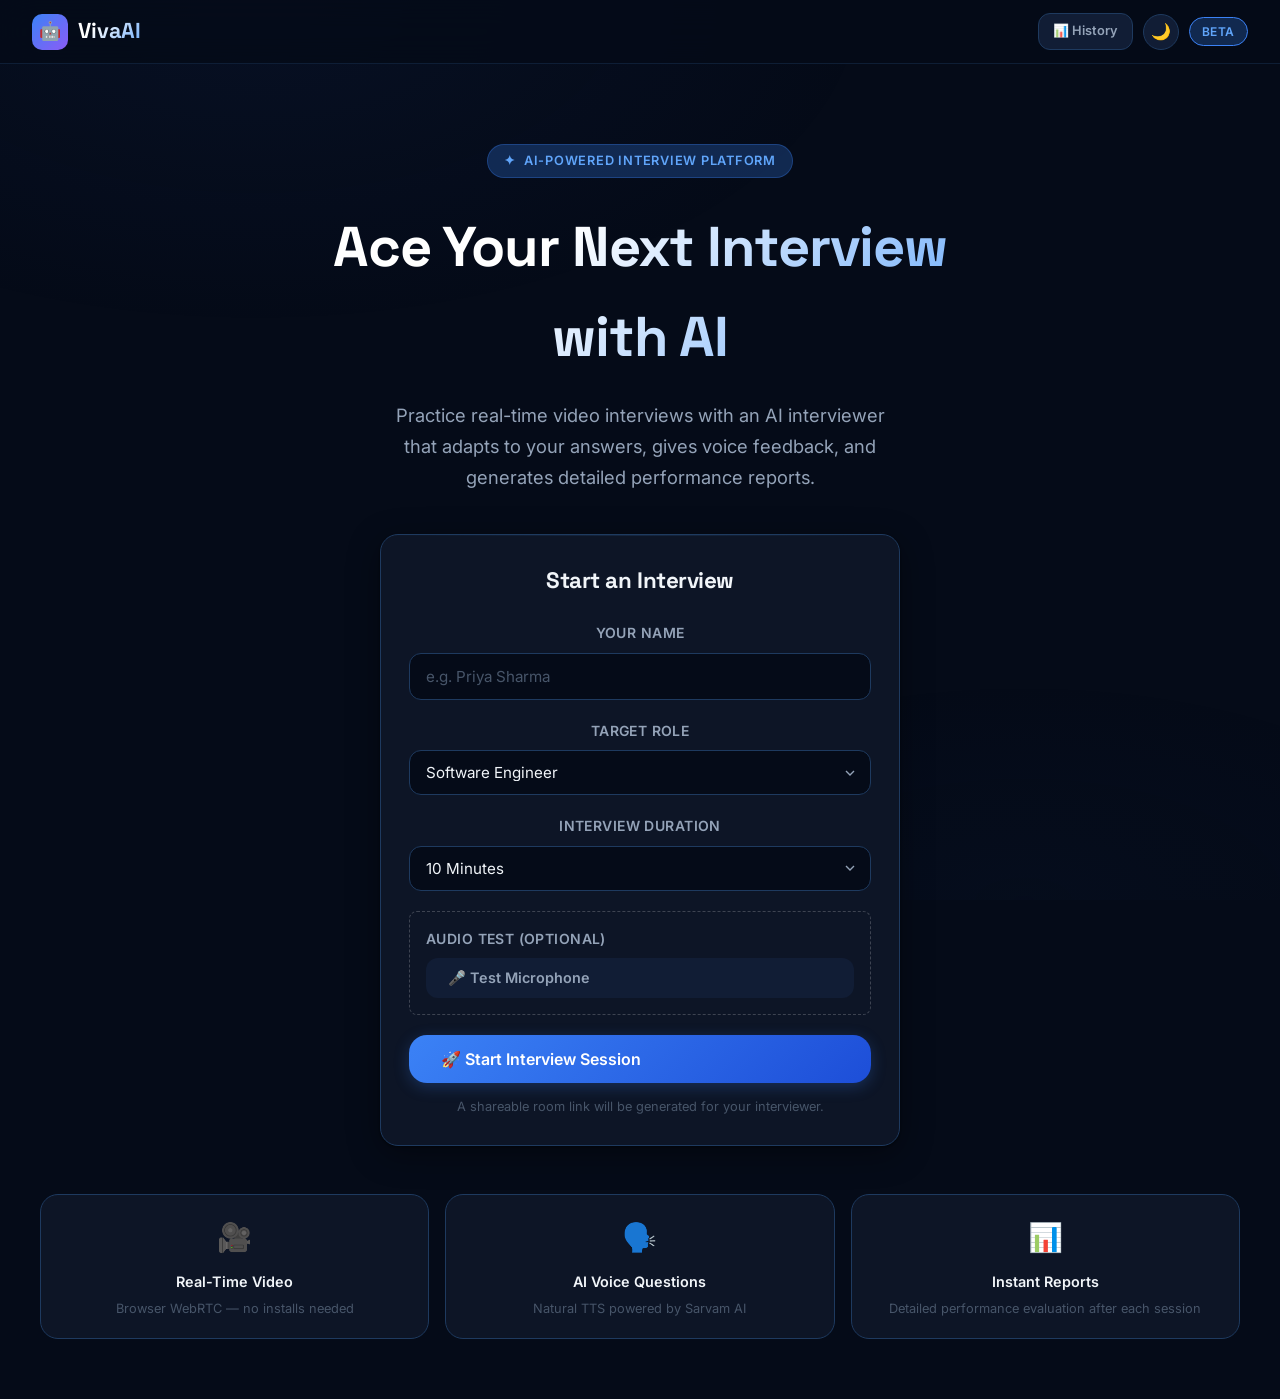
<file: templates/index.html>
<!DOCTYPE html>
<html lang="en">

<head>
    <meta charset="UTF-8">
    <meta name="viewport" content="width=device-width, initial-scale=1.0">
    <script>window.__VIVAAI_API_KEY__ = {{ (vivaai_api_key or '')|tojson }};</script>
    <script src="/static/js/api.js"></script>
    <script>
        // Apply saved theme on load
        (function() {
            const saved = localStorage.getItem("vivaai-theme") || "dark";
            document.documentElement.setAttribute("data-theme", saved);
            const btn = document.getElementById("themeToggle");
            if (btn) btn.textContent = saved === "light" ? "☀️" : "🌙";
        })();
        function showStatus(msg, type = "info") {
            const el = document.getElementById("statusMsg");
            let icon = "";

if (type === "success") icon = "✅ ";
else if (type === "error") icon = "❌ ";
else if (type === "warning") icon = "⚠️ ";
else icon = "ℹ️ ";

el.textContent = icon + msg;
            el.className = `status-msg status-${type}`;
            el.style.display = "block";
        }

        let micStream = null;
        let audioContext = null;
        let analyser = null;
        let animationId = null;

        async function testMicrophone() {
            const btn = document.getElementById("testMicBtn");
            const controls = document.getElementById("micMeterControls");

            try {
                btn.textContent = "Requesting Access...";
                btn.disabled = true;

                micStream = await navigator.mediaDevices.getUserMedia({ audio: true });

                audioContext = new (window.AudioContext || window.webkitAudioContext)();
                analyser = audioContext.createAnalyser();
                analyser.fftSize = 256;

                const source = audioContext.createMediaStreamSource(micStream);
                source.connect(analyser);

                const dataArray = new Uint8Array(analyser.frequencyBinCount);
                const volumeBar = document.getElementById("micVolumeBar");

                btn.style.display = "none";
                controls.style.display = "block";

                function updateMeter() {
                    analyser.getByteFrequencyData(dataArray);
                    let sum = 0;
                    for (let i = 0; i < dataArray.length; i++) {
                        sum += dataArray[i];
                    }
                    const average = sum / dataArray.length;

                    // Map frequency amplitude average to 0-100% width
                    const percent = Math.min(100, (average / 100) * 100);
                    volumeBar.style.width = percent + "%";

                    // Change color based on volume (pitch proxy)
                    if (percent > 80) volumeBar.style.background = "#ef4444"; // red (too loud)
                    else if (percent > 50) volumeBar.style.background = "#eab308"; // yellow
                    else volumeBar.style.background = "#22c55e"; // green

                    animationId = requestAnimationFrame(updateMeter);
                }

                updateMeter();
                showStatus("Microphone access granted. Speak to test your audio level.", "success");
            } catch (err) {
                console.error(err);
                btn.textContent = "🎤 Test Microphone";
                btn.disabled = false;
                showStatus("Microphone access denied. Please allow permissions.", "error");
            }
        }

        function stopMicTest() {
            if (animationId) cancelAnimationFrame(animationId);
            if (micStream) {
                micStream.getTracks().forEach(track => track.stop());
                micStream = null;
            }
            if (audioContext && audioContext.state !== "closed") {
                audioContext.close();
            }

            const btn = document.getElementById("testMicBtn");
            const controls = document.getElementById("micMeterControls");
            if (btn) {
                btn.style.display = "inline-flex";
                btn.textContent = "🎤 Test Microphone";
                btn.disabled = false;
            }
            if (controls) controls.style.display = "none";

            const el = document.getElementById("statusMsg");
            if (el && el.classList.contains("status-success")) el.style.display = "none";
        }

        async function createInterview() {
            const name = document.getElementById("candidateName").value.trim();
            const role = document.getElementById("role").value;
            const duration = parseInt(document.getElementById("duration").value) || 10;

            if (!name) {
                showStatus("Please enter your name to continue.", "warning");
                document.getElementById("candidateName").focus();
                return;
            }

            const btn = document.getElementById("startBtn");
            btn.disabled = true;
            btn.innerHTML = "⏳ Checking permissions...";

            // Pre-flight check for camera & mic permissions
            try {
                if (typeof stopMicTest === "function") stopMicTest(); // Ensure our test mic is closed

                if (!navigator.mediaDevices || !navigator.mediaDevices.getUserMedia) {
                    throw new Error("Your browser does not support camera/microphone access in this context (try using localhost instead of your IP).");
                }
                const testStream = await navigator.mediaDevices.getUserMedia({ video: true, audio: true });
                // Permission granted, close tracks immediately
                testStream.getTracks().forEach(track => track.stop());
            } catch (err) {
                let msg = "Camera/microphone access denied. Please click the camera icon in your address bar to allow permissions, then try again.";
                if (err.name === "NotFoundError" || err.name === "DevicesNotFoundError") {
                    msg = "No camera or microphone found. Please connect your devices and try again.";
                } else if (err.message && err.message.includes("context")) {
                    msg = err.message;
                }
                showStatus(msg, "error");
                btn.disabled = false;
                btn.textContent = "🚀 Start Interview Session";
                return;
            }

            btn.innerHTML = "🚀 Creating room...";
            showStatus("Permissions granted. Setting up your interview room…", "info");

            const roomId = Math.random().toString(36).substring(2, 8).toUpperCase();

            try {
                const res = await fetch("/api/interview/create", {
                    method: "POST",
                    headers: vivaaiApiHeaders({ "Content-Type": "application/json" }),
                    body: JSON.stringify({ room_id: roomId, role, candidate_name: name, duration })
                });

                const data = await res.json();

                if (data.status === "created") {
                    window.location.href = `/interview/${data.room_id}`;
                } else {
                    throw new Error(data.error || "Failed to create interview");
                }
            } catch (err) {
                showStatus("Error: " + err.message, "error");
                btn.disabled = false;
                btn.textContent = "🚀 Start Interview Session";
            }
        }

       document.getElementById("candidateName").addEventListener("keypress", (e) => {
    if (e.key === "Enter") {
        createInterview();
    }
});
window.onload = () => {
    document.getElementById("candidateName").focus();
};

// Theme toggle
function toggleTheme() {
    const html = document.documentElement;
    const btn = document.getElementById("themeToggle");
    const isDark = html.getAttribute("data-theme") !== "light";
    html.setAttribute("data-theme", isDark ? "light" : "dark");
    btn.textContent = isDark ? "☀️" : "🌙";
    localStorage.setItem("vivaai-theme", isDark ? "light" : "dark");
}

    </script>
    <meta name="description"
    content="VivaAI — AI-powered real-time video call interview platform. Practice technical and HR interviews with an intelligent AI interviewer.">
    <title>VivaAI — AI Interview Platform</title>
    <link rel="stylesheet" href="/static/css/style.css">
</head>

<body>

    <header class="header">
        <a class="logo" href="/">
            <div class="logo-icon">🤖</div>
            <span class="logo-text">VivaAI</span>
        </a>
        <div style="display:flex; align-items:center; gap:10px;">
    <a href="/history" class="btn btn-ghost btn-sm" style="text-decoration:none;">📊 History</a>
    <button class="theme-toggle" id="themeToggle" onclick="toggleTheme()" title="Toggle theme">🌙</button>
    <span class="header-badge">Beta</span>
</div>
    </header>

    <main>
        <section class="hero container">
            <div class="hero-eyebrow">
                <span>✦</span> AI-Powered Interview Platform
            </div>
            <h1 class="hero-title">Ace Your Next Interview<br>with AI</h1>
            <p class="hero-subtitle">
                Practice real-time video interviews with an AI interviewer that adapts to your answers, gives voice
                feedback, and generates detailed performance reports.
            </p>

            <!-- Create Interview Card -->
            <div class="card create-card fade-in">
                <h2 style="margin-bottom: 24px; font-size: 1.4rem;">Start an Interview</h2>

                <div id="statusMsg" class="status-msg"></div>

                <div class="form-group">
                    <label class="form-label" for="candidateName">Your Name</label>
                    <input class="form-input" id="candidateName" type="text" placeholder="e.g. Priya Sharma"
                        autocomplete="name">
                </div>

                <div class="form-group">
                    <label class="form-label" for="role">Target Role</label>
                    <select class="form-input" id="role">
                        <option value="Software Engineer">Software Engineer</option>
                        <option value="Frontend Developer">Frontend Developer</option>
                        <option value="Backend Developer">Backend Developer</option>
                        <option value="Full Stack Developer">Full Stack Developer</option>
                        <option value="Data Scientist">Data Scientist</option>
                        <option value="Machine Learning Engineer">Machine Learning Engineer</option>
                        <option value="DevOps Engineer">DevOps Engineer</option>
                        <option value="Product Manager">Product Manager</option>
                        <option value="UI/UX Designer">UI/UX Designer</option>
                        <option value="Business Analyst">Business Analyst</option>
                        <option value="Data Analyst">Data Analyst</option>
                        <option value="Cybersecurity Engineer">Cybersecurity Engineer</option>
                        <option value="Cloud Architect">Cloud Architect</option>
                    </select>
                </div>

                <div class="form-group">
                    <label class="form-label" for="duration">Interview Duration</label>
                    <!-- Replace existing duration select -->
<select class="form-input" id="duration">
    <option value="5">5 Minutes</option>
    <option value="10" selected>10 Minutes</option>
    <option value="15">15 Minutes</option>
    <option value="20">20 Minutes</option>
    <option value="30">30 Minutes</option>
    <option value="40">40 Minutes</option>
    <option value="50">50 Minutes</option>
    <option value="60">60 Minutes</option>
</select>
                </div>

                <!-- Mic Test Section -->
                <div class="form-group mic-test-group"
                    style="text-align: center; border: 1px dashed rgba(255,255,255,0.2); padding: 16px; border-radius: 8px;">
                    <label class="form-label" style="text-align: left;">Audio Test (Optional)</label>
                    <button class="btn btn-ghost" id="testMicBtn" onclick="testMicrophone()" type="button"
                        style="width: 100%; border: 1px solid var(--border-color);">
                        🎤 Test Microphone
                    </button>
                    <div id="micMeterControls" style="display: none;">
                        <span
                            style="font-size: 0.85rem; color: var(--text-muted); margin-bottom: 8px; display: block;">Speak
                            to test your microphone</span>
                        <div
                            style="width: 100%; height: 10px; background: rgba(0,0,0,0.3); border-radius: 6px; overflow: hidden; margin-bottom: 12px; border: 1px solid rgba(255,255,255,0.1);">
                            <div id="micVolumeBar"
                                style="height: 100%; width: 0%; background: var(--success); transition: width 0.05s ease;">
                            </div>
                        </div>
                        <button class="btn btn-ghost btn-sm" onclick="stopMicTest()" type="button"
                            style="color: var(--danger);">Stop Test</button>
                    </div>
                </div>

                <button class="btn btn-primary btn-lg" id="startBtn" onclick="createInterview()" style="width: 100%;">
                    🚀 Start Interview Session
                </button>

                <p style="text-align: center; color: var(--text-muted); font-size: 0.8rem; margin-top: 14px;">
                    A shareable room link will be generated for your interviewer.
                </p>
            </div>
            
            <!-- Features -->
            <div class="features-grid">
                <div class="feature-card">
                    <div class="feature-icon">🎥</div>
                    <div class="feature-title">Real-Time Video</div>
                    <div class="feature-desc">Browser WebRTC — no installs needed</div>
                </div>
                <div class="feature-card">
                    <div class="feature-icon">🗣️</div>
                    <div class="feature-title">AI Voice Questions</div>
                    <div class="feature-desc">Natural TTS powered by Sarvam AI</div>
                </div>
                <div class="feature-card">
                    <div class="feature-icon">📊</div>
                    <div class="feature-title">Instant Reports</div>
                    <div class="feature-desc">Detailed performance evaluation after each session</div>
                </div>
            </div>
        </section>
    </main>
    

</body>

</html>
</file>
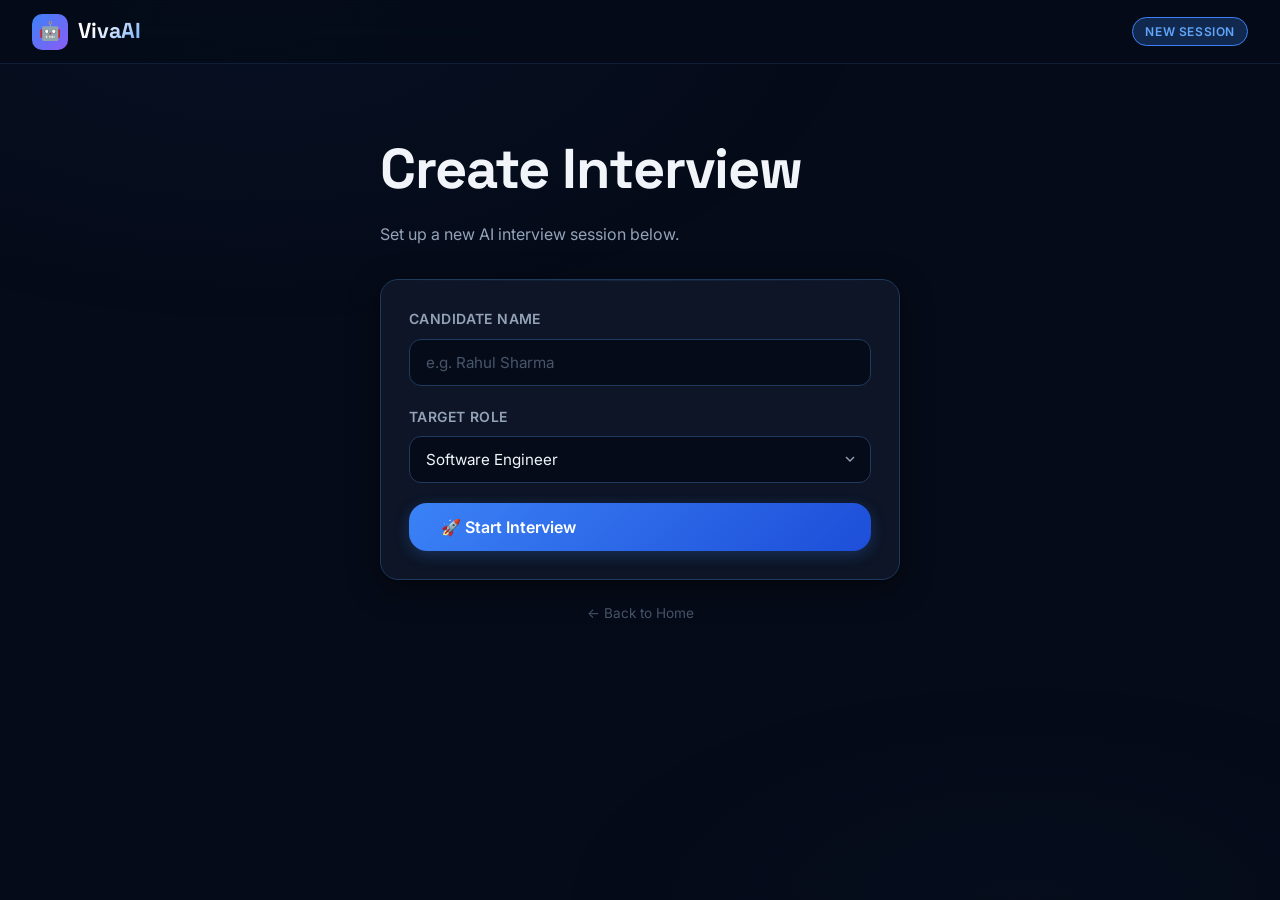
<file: templates/create_interview.html>
<!DOCTYPE html>
<html lang="en">

<head>
    <meta charset="UTF-8">
    <meta name="viewport" content="width=device-width, initial-scale=1.0">
    <script>window.__VIVAAI_API_KEY__ = {{ (vivaai_api_key or '')|tojson }};</script>
    <script src="/static/js/api.js"></script>
    <meta name="description" content="VivaAI — Create a new AI interview session">
    <title>VivaAI — Create Interview</title>
    <link rel="stylesheet" href="/static/css/style.css">
</head>

<body>

    <header class="header">
        <a class="logo" href="/">
            <div class="logo-icon">🤖</div>
            <span class="logo-text">VivaAI</span>
        </a>
        <span class="header-badge">New Session</span>
    </header>

    <main class="container" style="padding-top: 60px;">
        <div style="max-width: 520px; margin: 0 auto;">
            <h1 style="margin-bottom: 8px;">Create Interview</h1>
            <p style="color: var(--text-secondary); margin-bottom: 32px;">Set up a new AI interview session below.</p>

            <div class="card fade-in">
                <div id="statusMsg" class="status-msg"></div>

                <div class="form-group">
                    <label class="form-label" for="candidateName">Candidate Name</label>
                    <input class="form-input" id="candidateName" type="text" placeholder="e.g. Rahul Sharma"
                        autocomplete="name">
                </div>

                <div class="form-group">
                    <label class="form-label" for="role">Target Role</label>
                    <select class="form-input" id="role">
                        <option value="Software Engineer">Software Engineer</option>
                        <option value="Frontend Developer">Frontend Developer</option>
                        <option value="Backend Developer">Backend Developer</option>
                        <option value="Full Stack Developer">Full Stack Developer</option>
                        <option value="Data Scientist">Data Scientist</option>
                        <option value="Machine Learning Engineer">Machine Learning Engineer</option>
                        <option value="DevOps Engineer">DevOps Engineer</option>
                        <option value="Product Manager">Product Manager</option>
                        <option value="UI/UX Designer">UI/UX Designer</option>
                        <option value="Business Analyst">Business Analyst</option>
                    </select>
                </div>

                <button class="btn btn-primary btn-lg" id="startBtn" onclick="createInterview()" style="width: 100%;">
                    🚀 Start Interview
                </button>
            </div>

            <div style="text-align: center; margin-top: 20px;">
                <a href="/" style="color: var(--text-muted); font-size: 0.85rem; text-decoration: none;">← Back to
                    Home</a>
            </div>
        </div>
    </main>

    <script>
        function showStatus(msg, type = "info") {
            const el = document.getElementById("statusMsg");
            el.textContent = msg;
            el.className = `status-msg status-${type}`;
            el.style.display = "block";
        }

        async function createInterview() {
            const name = document.getElementById("candidateName").value.trim();
            const role = document.getElementById("role").value;

            if (!name) {
                showStatus("Please enter your name.", "warning");
                return;
            }

            const btn = document.getElementById("startBtn");
            btn.disabled = true;
            btn.textContent = "Creating…";

            const roomId = Math.random().toString(36).substring(2, 8).toUpperCase();

            try {
                const res = await fetch("/api/interview/create", {
                    method: "POST",
                    headers: vivaaiApiHeaders({ "Content-Type": "application/json" }),
                    body: JSON.stringify({ room_id: roomId, role, candidate_name: name })
                });
                const data = await res.json();
                if (data.status === "created") {
                    window.location.href = `/interview/${data.room_id}`;
                } else {
                    throw new Error(data.error || "Unknown error");
                }
            } catch (err) {
                showStatus("Error: " + err.message, "error");
                btn.disabled = false;
                btn.textContent = "🚀 Start Interview";
            }
        }
    </script>

</body>

</html>
</file>
<file: static/css/style.css>
@import url('https://fonts.googleapis.com/css2?family=Inter:wght@300;400;500;600;700;800&family=Space+Grotesk:wght@400;500;600;700&display=swap');

/* VivaAI — Premium Design System */

/* ── Tokens ─────────────────────────────────────────── */
:root {
    --bg-base:      #050b18;
    --bg-card:      #0d1526;
    --bg-elevated:  #111d35;
    --bg-hover:     #1a2848;

    --accent:       #3b82f6;
    --accent-glow:  #3b82f640;
    --accent-dark:  #1d4ed8;
    --accent-light: #60a5fa;

    --success:      #10b981;
    --warning:      #f59e0b;
    --danger:       #ef4444;
    --info:         #06b6d4;

    --text-primary:   #f1f5f9;
    --text-secondary: #94a3b8;
    --text-muted:     #475569;

    --border:       #1e3a5f;
    --border-light: #2d5a8e40;

    --radius-sm:  8px;
    --radius-md:  12px;
    --radius-lg:  18px;
    --radius-xl:  24px;

    --shadow-card: 0 1px 3px rgba(0,0,0,.5), 0 8px 32px rgba(0,0,0,.4);
    --shadow-glow: 0 0 40px rgba(59,130,246,.15);

    --transition: 0.2s cubic-bezier(0.4, 0, 0.2, 1);
}

/* ── Light Theme ─────────────────────────────────────── */
[data-theme="light"] {
    --bg-base:      #f0f4f8;
    --bg-card:      #ffffff;
    --bg-elevated:  #e8edf5;
    --bg-hover:     #d8e2f0;

    --accent:       #3b82f6;
    --accent-glow:  #3b82f640;
    --accent-dark:  #1d4ed8;
    --accent-light: #2563eb;

    --text-primary:   #0f172a;
    --text-secondary: #475569;
    --text-muted:     #94a3b8;

    --border:       #cbd5e1;
    --border-light: #94a3b840;

    --shadow-card: 0 1px 3px rgba(0,0,0,.1), 0 8px 32px rgba(0,0,0,.08);
    --shadow-glow: 0 0 40px rgba(59,130,246,.12);
}

[data-theme="light"] body::before {
    background:
        radial-gradient(ellipse 80% 60% at 20% 0%, #bfdbfe50 0%, transparent 60%),
        radial-gradient(ellipse 60% 40% at 80% 100%, #dbeafe40 0%, transparent 60%);
}

[data-theme="light"] .header {
    background: rgba(240, 244, 248, 0.92);
}

[data-theme="light"] audio {
    filter: none;
    opacity: 1;
}

/* ── Light Theme Text Fixes ──────────────────────────── */
[data-theme="light"] .hero-title {
    background: linear-gradient(135deg, #1e3a8a 30%, #3b82f6 70%, #7c3aed);
    -webkit-background-clip: text;
    -webkit-text-fill-color: transparent;
    background-clip: text;
}

[data-theme="light"] .logo-text {
    background: linear-gradient(135deg, #1e293b 30%, #3b82f6);
    -webkit-background-clip: text;
    -webkit-text-fill-color: transparent;
    background-clip: text;
}

[data-theme="light"] .hero-eyebrow {
    background: rgba(59, 130, 246, 0.12);
    border-color: rgba(59, 130, 246, 0.4);
    color: #1d4ed8;
}

[data-theme="light"] .hero-subtitle {
    color: #475569;
}

/* ── Theme Toggle ────────────────────────────────────── */
.theme-toggle {
    background: var(--bg-elevated);
    border: 1px solid var(--border);
    color: var(--text-secondary);
    width: 36px;
    height: 36px;
    border-radius: 50%;
    display: flex;
    align-items: center;
    justify-content: center;
    cursor: pointer;
    font-size: 16px;
    transition: all var(--transition);
    flex-shrink: 0;
}

.theme-toggle:hover {
    border-color: var(--accent);
    color: var(--text-primary);
    transform: rotate(20deg);
}

/* ── Reset ───────────────────────────────────────────── */
*, *::before, *::after { box-sizing: border-box; margin: 0; padding: 0; }

html { scroll-behavior: smooth; }

body {
    font-family: 'Inter', sans-serif;
    background: var(--bg-base);
    color: var(--text-primary);
    min-height: 100vh;
    line-height: 1.6;
    -webkit-font-smoothing: antialiased;
}

/* ── Background gradient ─────────────────────────────── */
body::before {
    content: '';
    position: fixed;
    inset: 0;
    background:
        radial-gradient(ellipse 80% 60% at 20% 0%, #1e3a8a1a 0%, transparent 60%),
        radial-gradient(ellipse 60% 40% at 80% 100%, #0e1f4a18 0%, transparent 60%);
    pointer-events: none;
    z-index: 0;
}

/* ── Typography ──────────────────────────────────────── */
h1, h2, h3, h4 {
    font-family: 'Space Grotesk', sans-serif;
    font-weight: 700;
    letter-spacing: -0.02em;
}

h1 { font-size: clamp(2rem, 5vw, 3.5rem); }
h2 { font-size: clamp(1.4rem, 3vw, 2rem); }
h3 { font-size: 1.25rem; }

/* ── Layout ──────────────────────────────────────────── */
.container {
    max-width: 1200px;
    margin: 0 auto;
    padding: 0 24px;
    position: relative;
    z-index: 1;
}

/* ── Header ──────────────────────────────────────────── */
.header {
    background: rgba(5, 11, 24, 0.85);
    backdrop-filter: blur(16px);
    -webkit-backdrop-filter: blur(16px);
    border-bottom: 1px solid var(--border-light);
    padding: 0 32px;
    height: 64px;
    display: flex;
    align-items: center;
    justify-content: space-between;
    position: sticky;
    top: 0;
    z-index: 100;
}

.logo {
    display: flex;
    align-items: center;
    gap: 10px;
    text-decoration: none;
    color: var(--text-primary);
}

.logo-icon {
    width: 36px;
    height: 36px;
    background: linear-gradient(135deg, var(--accent), #8b5cf6);
    border-radius: 10px;
    display: flex;
    align-items: center;
    justify-content: center;
    font-size: 18px;
}

.logo-text {
    font-family: 'Space Grotesk', sans-serif;
    font-size: 1.35rem;
    font-weight: 700;
    background: linear-gradient(135deg, #fff 30%, var(--accent-light));
    -webkit-background-clip: text;
    -webkit-text-fill-color: transparent;
    background-clip: text;
}

.header-badge {
    background: var(--accent-glow);
    border: 1px solid var(--accent);
    color: var(--accent-light);
    padding: 4px 12px;
    border-radius: 999px;
    font-size: 0.75rem;
    font-weight: 600;
    letter-spacing: 0.05em;
    text-transform: uppercase;
}

/* ── Cards ───────────────────────────────────────────── */
.card {
    background: var(--bg-card);
    border: 1px solid var(--border);
    border-radius: var(--radius-lg);
    padding: 28px;
    box-shadow: var(--shadow-card);
    position: relative;
    overflow: hidden;
}

.card::before {
    content: '';
    position: absolute;
    top: 0; left: 0; right: 0;
    height: 1px;
    background: linear-gradient(90deg, transparent, var(--border-light), transparent);
}

.card-elevated {
    background: var(--bg-elevated);
    border-color: var(--border);
}

/* ── Buttons ─────────────────────────────────────────── */
.btn {
    display: inline-flex;
    align-items: center;
    gap: 8px;
    padding: 11px 22px;
    border: none;
    border-radius: var(--radius-md);
    font-family: 'Inter', sans-serif;
    font-size: 0.9rem;
    font-weight: 600;
    cursor: pointer;
    transition: all var(--transition);
    text-decoration: none;
    white-space: nowrap;
    position: relative;
    overflow: hidden;
}

.btn::after {
    content: '';
    position: absolute;
    inset: 0;
    background: white;
    opacity: 0;
    transition: opacity var(--transition);
}

.btn:hover::after { opacity: 0.06; }
.btn:active::after { opacity: 0.12; }

.btn-primary {
    background: linear-gradient(135deg, var(--accent), var(--accent-dark));
    color: white;
    box-shadow: 0 4px 15px var(--accent-glow);
}

.btn-primary:hover {
    box-shadow: 0 4px 25px rgba(59,130,246,.4);
    transform: translateY(-1px);
}

.btn-success {
    background: linear-gradient(135deg, var(--success), #059669);
    color: white;
    box-shadow: 0 4px 15px rgba(16,185,129,.25);
}

.btn-danger {
    background: linear-gradient(135deg, var(--danger), #dc2626);
    color: white;
    box-shadow: 0 4px 15px rgba(239,68,68,.25);
}

.btn-ghost {
    background: var(--bg-elevated);
    color: var(--text-secondary);
    border: 1px solid var(--border);
}

.btn-ghost:hover {
    color: var(--text-primary);
    border-color: var(--accent);
}

.btn-lg {
    padding: 14px 32px;
    font-size: 1rem;
    border-radius: var(--radius-lg);
}

.btn-sm {
    padding: 7px 14px;
    font-size: 0.8rem;
}

.btn:disabled {
    opacity: 0.4;
    cursor: not-allowed;
    transform: none !important;
    box-shadow: none !important;
}

.btn.recording {
    animation: pulse-record 1.5s ease-in-out infinite;
    background: linear-gradient(135deg, var(--danger), #dc2626) !important;
}

@keyframes pulse-record {
    0%, 100% { box-shadow: 0 0 0 0 rgba(239,68,68,0.4); }
    50%       { box-shadow: 0 0 0 10px rgba(239,68,68,0); }
}

/* ── Form Controls ───────────────────────────────────── */
.form-group {
    display: flex;
    flex-direction: column;
    gap: 8px;
    margin-bottom: 20px;
}

.form-label {
    font-size: 0.875rem;
    font-weight: 600;
    color: var(--text-secondary);
    letter-spacing: 0.03em;
    text-transform: uppercase;
}

.form-input {
    padding: 13px 16px;
    background: var(--bg-base);
    border: 1px solid var(--border);
    border-radius: var(--radius-md);
    color: var(--text-primary);
    font-family: 'Inter', sans-serif;
    font-size: 0.95rem;
    transition: all var(--transition);
    outline: none;
}

.form-input:focus {
    border-color: var(--accent);
    box-shadow: 0 0 0 3px var(--accent-glow);
}

.form-input::placeholder { color: var(--text-muted); }

select.form-input {
    cursor: pointer;
    appearance: none;
    background-image: url("data:image/svg+xml,%3Csvg xmlns='http://www.w3.org/2000/svg' width='16' height='16' viewBox='0 0 24 24' fill='none' stroke='%2394a3b8' stroke-width='2'%3E%3Cpolyline points='6,9 12,15 18,9'%3E%3C/polyline%3E%3C/svg%3E");
    background-repeat: no-repeat;
    background-position: right 12px center;
    padding-right: 40px;
}

/* ── Video Grid ──────────────────────────────────────── */
.video-grid {
    display: grid;
    grid-template-columns: 1fr 1fr;
    gap: 16px;
    margin-bottom: 20px;
}

.video-wrapper {
    position: relative;
    border-radius: var(--radius-lg);
    overflow: hidden;
    background: #000;
    border: 1px solid var(--border);
    aspect-ratio: 16/9;
}

.video-wrapper video {
    width: 100%;
    height: 100%;
    object-fit: cover;
    display: block;
}

.video-label {
    position: absolute;
    bottom: 12px;
    left: 12px;
    background: rgba(5,11,24,.8);
    backdrop-filter: blur(6px);
    padding: 4px 10px;
    border-radius: 999px;
    font-size: 0.75rem;
    font-weight: 600;
    color: var(--text-primary);
    border: 1px solid var(--border-light);
}

.video-placeholder {
    position: absolute;
    inset: 0;
    display: flex;
    flex-direction: column;
    align-items: center;
    justify-content: center;
    color: var(--text-muted);
    gap: 8px;
    font-size: 0.875rem;
}

.video-placeholder-icon {
    font-size: 40px;
    opacity: 0.5;
}

/* ── Control Bar ─────────────────────────────────────── */
.control-bar {
    display: flex;
    align-items: center;
    justify-content: center;
    gap: 12px;
    flex-wrap: wrap;
    padding: 16px;
    background: var(--bg-elevated);
    border-radius: var(--radius-lg);
    border: 1px solid var(--border);
    margin-bottom: 20px;
}

/* ── Question Box ────────────────────────────────────── */
.question-box {
    background: var(--bg-elevated);
    border: 1px solid var(--border);
    border-radius: var(--radius-lg);
    padding: 24px;
    margin-bottom: 20px;
    position: relative;
}

.question-header {
    display: flex;
    align-items: center;
    justify-content: space-between;
    margin-bottom: 16px;
    gap: 12px;
    flex-wrap: wrap;
}

.question-label {
    font-size: 0.75rem;
    font-weight: 700;
    color: var(--accent-light);
    text-transform: uppercase;
    letter-spacing: 0.1em;
}

#question {
    font-size: 1.1rem;
    line-height: 1.7;
    color: var(--text-primary);
    min-height: 60px;
}

/* ── AI Indicator ────────────────────────────────────── */
.ai-indicator {
    display: inline-flex;
    align-items: center;
    gap: 6px;
    padding: 5px 12px;
    border-radius: 999px;
    font-size: 0.78rem;
    font-weight: 600;
    transition: all var(--transition);
}

.ai-thinking { background: rgba(245,158,11,.15); color: var(--warning); border: 1px solid rgba(245,158,11,.3); }
.ai-speaking { background: rgba(59,130,246,.15); color: var(--accent-light); border: 1px solid rgba(59,130,246,.3); animation: breathing 2s ease-in-out infinite; }
.ai-waiting  { background: rgba(16,185,129,.15); color: var(--success); border: 1px solid rgba(16,185,129,.3); }
.ai-done     { background: rgba(16,185,129,.15); color: var(--success); border: 1px solid rgba(16,185,129,.3); }
.ai-error    { background: rgba(239,68,68,.15); color: var(--danger); border: 1px solid rgba(239,68,68,.3); }

@keyframes breathing {
    0%, 100% { opacity: 1; }
    50% { opacity: 0.6; }
}

/* ── Progress ────────────────────────────────────────── */
.progress-bar-wrap {
    background: var(--bg-base);
    border-radius: 999px;
    height: 6px;
    overflow: hidden;
    margin-top: 12px;
}

.progress-bar-fill {
    height: 100%;
    background: linear-gradient(90deg, var(--accent), #8b5cf6);
    border-radius: 999px;
    transition: width 0.5s ease;
    width: 0%;
}

/* ── Timer ───────────────────────────────────────────── */
.timer-display {
    font-family: 'Space Grotesk', sans-serif;
    font-size: 1.5rem;
    font-weight: 700;
    color: var(--text-primary);
    letter-spacing: 0.05em;
    background: var(--bg-base);
    border: 1px solid var(--border);
    padding: 6px 16px;
    border-radius: var(--radius-md);
}

.timer-urgent {
    color: var(--danger) !important;
    border-color: rgba(239,68,68,.4) !important;
    animation: pulse-urgent 1s ease-in-out infinite;
}

@keyframes pulse-urgent {
    0%, 100% { opacity: 1; }
    50% { opacity: 0.7; }
}

/* ── Question Timer Ring ─────────────────────────────── */
.q-timer-ring {
    position: relative;
    width: 40px;
    height: 40px;
    display: none; /* Hidden by default, shown when question starts */
    align-items: center;
    justify-content: center;
}

.q-timer-ring svg {
    position: absolute;
    inset: 0;
}

#qTimerText {
    font-size: 0.75rem;
    font-weight: 700;
    color: var(--text-primary);
    z-index: 1;
}

.q-timer-urgent #qTimerCircle {
    stroke: var(--danger) !important;
}

.q-timer-urgent #qTimerText {
    color: var(--danger);
}

/* ── Transcript ──────────────────────────────────────── */
.transcript-box {
    background: var(--bg-base);
    border: 1px solid var(--border);
    border-radius: var(--radius-md);
    padding: 14px 16px;
    margin-top: 12px;
    min-height: 50px;
    font-size: 0.9rem;
    color: var(--text-secondary);
    font-style: italic;
    line-height: 1.6;
    transition: all var(--transition);
}

.answer-display {
    background: rgba(16,185,129,.08);
    border: 1px solid rgba(16,185,129,.2);
    border-radius: var(--radius-md);
    padding: 12px 16px;
    margin-top: 10px;
    font-size: 0.88rem;
    color: var(--success);
    display: none;
}

/* ── Status Message ──────────────────────────────────── */
.status-msg {
    padding: 10px 16px;
    border-radius: var(--radius-md);
    font-size: 0.875rem;
    font-weight: 500;
    margin-bottom: 12px;
    display: none;
    animation: fadeInDown 0.3s ease;
}

.status-info    { background: rgba(6,182,212,.12); border: 1px solid rgba(6,182,212,.3); color: var(--info); }
.status-success { background: rgba(16,185,129,.12); border: 1px solid rgba(16,185,129,.3); color: var(--success); }
.status-warning { background: rgba(245,158,11,.12); border: 1px solid rgba(245,158,11,.3); color: var(--warning); }
.status-error   { background: rgba(239,68,68,.12); border: 1px solid rgba(239,68,68,.3); color: var(--danger); }

@keyframes fadeInDown {
    from { transform: translateY(-8px); opacity: 0; }
    to   { transform: translateY(0); opacity: 1; }
}

/* ── Report Section ──────────────────────────────────── */
.report-section {
    display: none;
    margin-top: 24px;
    animation: fadeIn 0.5s ease;
}

.report-header {
    display: flex;
    align-items: center;
    gap: 12px;
    margin-bottom: 20px;
}

.report-badge {
    background: linear-gradient(135deg, var(--success), #059669);
    color: white;
    padding: 4px 12px;
    border-radius: 999px;
    font-size: 0.75rem;
    font-weight: 700;
    text-transform: uppercase;
    letter-spacing: 0.05em;
}

#reportContent p {
    color: var(--text-secondary);
    margin-bottom: 8px;
    line-height: 1.7;
    font-size: 0.9rem;
}

#reportContent p:empty { display: none; }

audio {
    width: 100%;
    border-radius: var(--radius-md);
    margin-top: 12px;
    filter: invert(1) hue-rotate(180deg);
    opacity: 0.8;
}

/* ── Hero section ────────────────────────────────────── */
.hero {
    padding: 80px 0 60px;
    text-align: center;
}

.hero-eyebrow {
    display: inline-flex;
    align-items: center;
    gap: 8px;
    background: var(--accent-glow);
    border: 1px solid rgba(59,130,246,.3);
    color: var(--accent-light);
    padding: 6px 16px;
    border-radius: 999px;
    font-size: 0.8rem;
    font-weight: 600;
    letter-spacing: 0.06em;
    text-transform: uppercase;
    margin-bottom: 24px;
}

.hero-title {
    margin-bottom: 18px;
    background: linear-gradient(135deg, #fff 40%, var(--accent-light) 80%, #8b5cf6);
    -webkit-background-clip: text;
    -webkit-text-fill-color: transparent;
    background-clip: text;
}

.hero-subtitle {
    color: var(--text-secondary);
    font-size: 1.15rem;
    max-width: 520px;
    margin: 0 auto 40px;
    line-height: 1.7;
}

/* ── Create form ─────────────────────────────────────── */
.create-card {
    max-width: 520px;
    margin: 0 auto;
}

.features-grid {
    display: grid;
    grid-template-columns: repeat(3, 1fr);
    gap: 16px;
    margin-top: 48px;
}

.feature-card {
    background: var(--bg-card);
    border: 1px solid var(--border);
    border-radius: var(--radius-lg);
    padding: 20px;
    text-align: center;
    transition: all var(--transition);
}

.feature-card:hover {
    border-color: var(--accent);
    transform: translateY(-2px);
    box-shadow: var(--shadow-glow);
}

.feature-icon {
    font-size: 28px;
    margin-bottom: 10px;
}

.feature-title {
    font-size: 0.9rem;
    font-weight: 600;
    color: var(--text-primary);
    margin-bottom: 6px;
}

.feature-desc {
    font-size: 0.8rem;
    color: var(--text-muted);
    line-height: 1.5;
}

/* ── Interview layout ────────────────────────────────── */
.interview-layout {
    display: grid;
    grid-template-columns: 1.2fr 1fr;
    gap: 20px;
    padding: 24px 0;
}

.interview-left {}
.interview-right {}

.meta-row {
    display: flex;
    align-items: center;
    gap: 12px;
    margin-bottom: 16px;
    flex-wrap: wrap;
}

.meta-badge {
    background: var(--bg-elevated);
    border: 1px solid var(--border);
    color: var(--text-secondary);
    padding: 5px 12px;
    border-radius: 999px;
    font-size: 0.78rem;
    font-weight: 600;
}

/* ── Animations ──────────────────────────────────────── */
@keyframes fadeIn {
    from { opacity: 0; transform: translateY(10px); }
    to   { opacity: 1; transform: translateY(0); }
}

.fade-in { animation: fadeIn 0.4s ease; }

/* ── Scrollbar ───────────────────────────────────────── */
::-webkit-scrollbar { width: 6px; }
::-webkit-scrollbar-track { background: var(--bg-base); }
::-webkit-scrollbar-thumb { background: var(--border); border-radius: 999px; }
::-webkit-scrollbar-thumb:hover { background: var(--text-muted); }

/* ── History Page ────────────────────────────────────── */

.history-hero {
    padding: 48px 0 24px;
    text-align: center;
}

/* ── Stats Row ───────────────────────────────────────── */
.stats-row {
    display: grid;
    grid-template-columns: repeat(4, 1fr);
    gap: 16px;
    margin-bottom: 24px;
}

.stat-card {
    background: var(--bg-card);
    border: 1px solid var(--border);
    border-radius: var(--radius-lg);
    padding: 20px;
    text-align: center;
    position: relative;
    overflow: hidden;
    transition: all var(--transition);
}

.stat-card::before {
    content: '';
    position: absolute;
    top: 0; left: 0; right: 0;
    height: 3px;
    background: linear-gradient(90deg, var(--accent), #8b5cf6);
    opacity: 0;
    transition: opacity var(--transition);
}

.stat-card:hover {
    border-color: var(--accent);
    transform: translateY(-2px);
    box-shadow: var(--shadow-glow);
}

.stat-card:hover::before { opacity: 1; }

.stat-icon { font-size: 24px; margin-bottom: 8px; }

.stat-value {
    font-family: 'Space Grotesk', sans-serif;
    font-size: 2rem;
    font-weight: 700;
    color: var(--text-primary);
    line-height: 1.2;
}

.stat-unit {
    font-size: 0.75rem;
    font-weight: 500;
    color: var(--text-muted);
    margin-left: 2px;
}

.stat-label {
    font-size: 0.78rem;
    font-weight: 600;
    color: var(--text-muted);
    text-transform: uppercase;
    letter-spacing: 0.05em;
    margin-top: 4px;
}

/* ── Controls Bar ────────────────────────────────────── */
.history-controls {
    display: flex;
    align-items: center;
    justify-content: space-between;
    gap: 12px;
    flex-wrap: wrap;
    margin-bottom: 16px;
    padding: 16px 20px;
}

.history-controls-left {
    display: flex;
    align-items: center;
    gap: 10px;
    flex-wrap: wrap;
    flex: 1;
}

.history-controls-right {
    display: flex;
    align-items: center;
    gap: 12px;
}

.search-wrapper {
    position: relative;
    flex: 1;
    min-width: 200px;
    max-width: 320px;
}

.search-icon {
    position: absolute;
    left: 14px;
    top: 50%;
    transform: translateY(-50%);
    font-size: 14px;
    pointer-events: none;
    z-index: 1;
}

.search-input {
    padding-left: 38px !important;
}

.filter-select {
    min-width: 150px;
}

.result-count {
    font-size: 0.8rem;
    font-weight: 600;
    color: var(--text-muted);
    white-space: nowrap;
}

/* ── Batch Toolbar ───────────────────────────────────── */
.batch-toolbar {
    display: flex;
    align-items: center;
    justify-content: space-between;
    padding: 12px 20px;
    margin-bottom: 16px;
    background: linear-gradient(135deg, rgba(59,130,246,.12), rgba(139,92,246,.08));
    border-color: var(--accent);
    gap: 12px;
    flex-wrap: wrap;
    opacity: 0;
    max-height: 0;
    overflow: hidden;
    padding: 0 20px;
    margin-bottom: 0;
    border-width: 0;
    transition: all 0.35s cubic-bezier(0.4, 0, 0.2, 1);
}

.batch-toolbar.visible {
    opacity: 1;
    max-height: 80px;
    padding: 12px 20px;
    margin-bottom: 16px;
    border-width: 1px;
}

.batch-toolbar-left { display: flex; align-items: center; gap: 12px; }
.batch-toolbar-right { display: flex; align-items: center; gap: 8px; }

.batch-count {
    font-size: 0.85rem;
    font-weight: 700;
    color: var(--accent-light);
}

/* ── Data Table ──────────────────────────────────────── */
.history-table-wrap {
    padding: 0;
    overflow-x: auto;
}

.history-table {
    width: 100%;
    border-collapse: collapse;
    font-size: 0.88rem;
}

.history-table thead {
    position: sticky;
    top: 0;
    z-index: 2;
}

.history-table th {
    background: var(--bg-elevated);
    color: var(--text-muted);
    font-size: 0.72rem;
    font-weight: 700;
    text-transform: uppercase;
    letter-spacing: 0.08em;
    padding: 14px 16px;
    text-align: left;
    border-bottom: 1px solid var(--border);
    white-space: nowrap;
    user-select: none;
}

.history-table th.sortable {
    cursor: pointer;
    transition: color var(--transition);
}

.history-table th.sortable:hover {
    color: var(--accent-light);
}

.sort-arrow {
    font-size: 0.75rem;
    margin-left: 4px;
    color: var(--accent);
}

.history-table td {
    padding: 14px 16px;
    border-bottom: 1px solid var(--border-light);
    color: var(--text-secondary);
    vertical-align: middle;
}

.history-table tr {
    transition: background var(--transition);
}

.history-table tbody tr:hover {
    background: var(--bg-hover);
}

.history-table tr.row-selected {
    background: rgba(59,130,246,.08);
}

.history-table tr.row-selected:hover {
    background: rgba(59,130,246,.14);
}

/* Columns */
.col-check { width: 44px; text-align: center; }
.col-name { min-width: 160px; }
.col-role { min-width: 140px; }
.col-duration { min-width: 80px; }
.col-status { min-width: 100px; }
.col-date { min-width: 140px; }
.col-actions { min-width: 90px; text-align: center; }

/* ── Candidate Cell ──────────────────────────────────── */
.candidate-cell {
    display: flex;
    align-items: center;
    gap: 10px;
}

.candidate-avatar {
    width: 32px;
    height: 32px;
    border-radius: 50%;
    background: linear-gradient(135deg, var(--accent), #8b5cf6);
    display: flex;
    align-items: center;
    justify-content: center;
    font-size: 0.78rem;
    font-weight: 700;
    color: white;
    flex-shrink: 0;
}

/* ── Badges ──────────────────────────────────────────── */
.role-tag {
    background: var(--bg-base);
    border: 1px solid var(--border);
    padding: 3px 10px;
    border-radius: 999px;
    font-size: 0.75rem;
    font-weight: 600;
    color: var(--text-secondary);
    white-space: nowrap;
}

.status-badge {
    padding: 4px 10px;
    border-radius: 999px;
    font-size: 0.72rem;
    font-weight: 700;
    text-transform: uppercase;
    letter-spacing: 0.04em;
    white-space: nowrap;
}

.badge-success {
    background: rgba(16,185,129,.15);
    border: 1px solid rgba(16,185,129,.3);
    color: var(--success);
}

.badge-info {
    background: rgba(59,130,246,.15);
    border: 1px solid rgba(59,130,246,.3);
    color: var(--accent-light);
}

.badge-muted {
    background: rgba(148,163,184,.12);
    border: 1px solid rgba(148,163,184,.2);
    color: var(--text-muted);
}

/* ── Custom Checkbox ─────────────────────────────────── */
.custom-check {
    display: flex;
    align-items: center;
    justify-content: center;
    cursor: pointer;
    position: relative;
}

.custom-check input {
    position: absolute;
    opacity: 0;
    width: 0;
    height: 0;
}

.custom-check .checkmark {
    width: 18px;
    height: 18px;
    border-radius: 5px;
    border: 2px solid var(--border);
    background: var(--bg-base);
    transition: all var(--transition);
    display: flex;
    align-items: center;
    justify-content: center;
}

.custom-check input:checked + .checkmark {
    background: var(--accent);
    border-color: var(--accent);
}

.custom-check input:checked + .checkmark::after {
    content: '✓';
    color: white;
    font-size: 11px;
    font-weight: 800;
}

.custom-check:hover .checkmark {
    border-color: var(--accent-light);
}

/* ── Export Action Buttons ────────────────────────────── */
.export-actions {
    display: flex;
    align-items: center;
    justify-content: center;
    gap: 6px;
}

.btn-icon {
    width: 34px;
    height: 34px;
    border-radius: var(--radius-sm);
    border: 1px solid var(--border);
    background: var(--bg-elevated);
    color: var(--text-secondary);
    cursor: pointer;
    display: flex;
    align-items: center;
    justify-content: center;
    transition: all var(--transition);
    padding: 0;
    font-size: 0;
}

.btn-icon:hover {
    border-color: var(--accent);
    color: var(--accent-light);
    background: var(--bg-hover);
    transform: translateY(-1px);
}

.btn-icon-text {
    font-family: 'Space Grotesk', sans-serif;
    font-size: 0.6rem;
    font-weight: 700;
    letter-spacing: 0.02em;
}

/* ── Empty State ─────────────────────────────────────── */
.empty-state {
    display: flex;
    flex-direction: column;
    align-items: center;
    justify-content: center;
    text-align: center;
    padding: 60px 24px;
    margin-bottom: 32px;
}

.empty-icon {
    font-size: 48px;
    margin-bottom: 16px;
    opacity: 0.7;
}

.empty-state h3 {
    font-size: 1.2rem;
    margin-bottom: 8px;
    color: var(--text-primary);
}

.empty-state p {
    font-size: 0.9rem;
    color: var(--text-muted);
    max-width: 340px;
}

/* ── Responsive ──────────────────────────────────────── */
@media (max-width: 900px) {
    .interview-layout { grid-template-columns: 1fr; }
    .video-grid       { grid-template-columns: 1fr; }
    .features-grid    { grid-template-columns: 1fr; }
    .stats-row        { grid-template-columns: repeat(2, 1fr); }
    .history-controls { flex-direction: column; align-items: stretch; }
    .history-controls-left { flex-direction: column; }
    .search-wrapper { max-width: 100%; }
}

@media (max-width: 600px) {
    .header { padding: 0 16px; }
    .container { padding: 0 16px; }
    .hero { padding: 48px 0 32px; }
    .control-bar { gap: 8px; }
    .btn { padding: 9px 16px; font-size: 0.825rem; }
    .stats-row { grid-template-columns: 1fr 1fr; gap: 10px; }
    .stat-card { padding: 14px; }
    .stat-value { font-size: 1.5rem; }
    .history-table { font-size: 0.8rem; }
    .history-table th, .history-table td { padding: 10px 10px; }
    .batch-toolbar { flex-direction: column; text-align: center; }
    .batch-toolbar-right { justify-content: center; }
}
</file>
